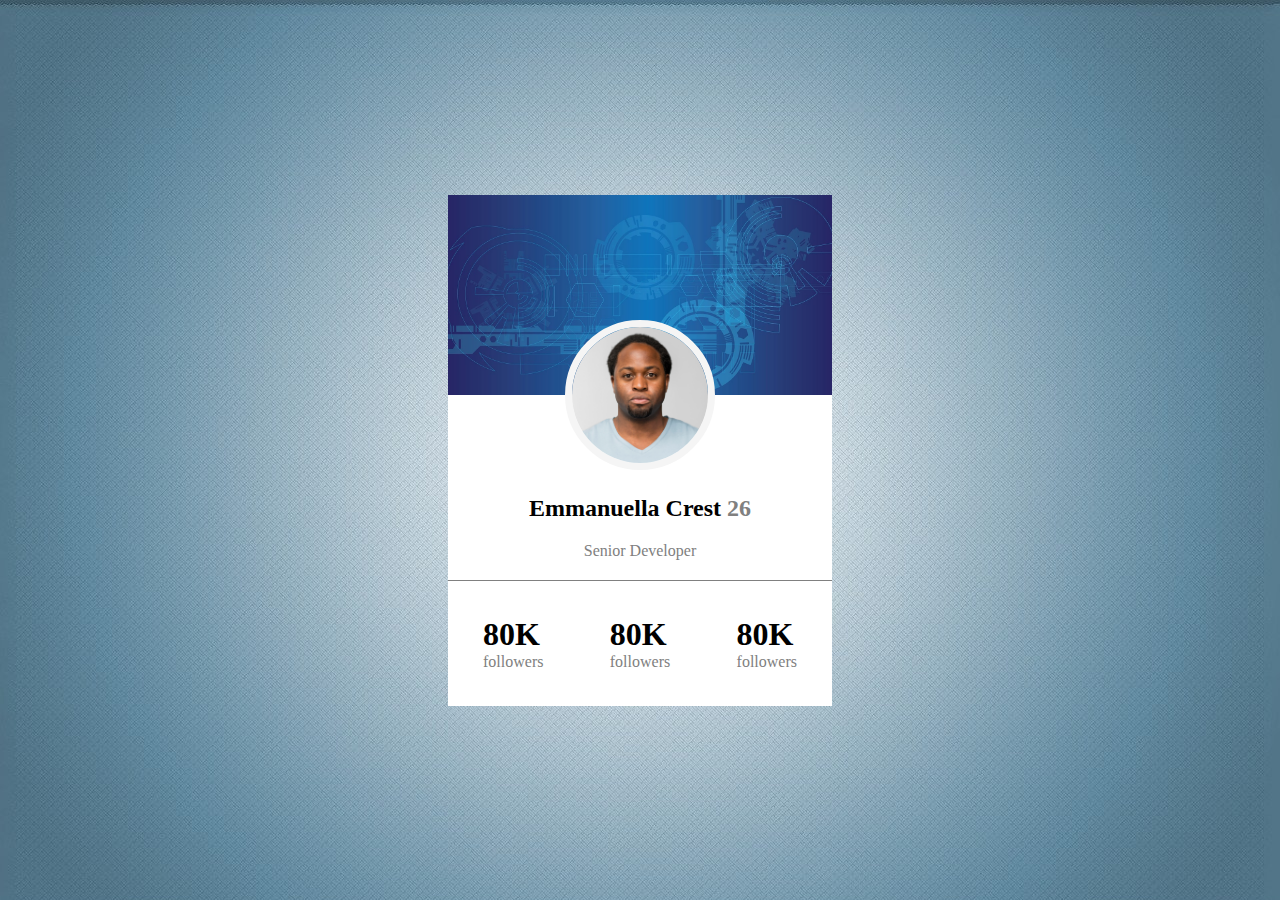
<file: assignment1/index.html>
<!DOCTYPE html>
<html lang="en">
<head>
    <meta charset="UTF-8">
    <meta name="viewport" content="width=device-width, initial-scale=1.0">
    <title>Document</title>
    <link rel="stylesheet" href="style.css">
</head>
<body>

    <div class="card_container">

        <div class="card_contain">

            <div class="img">
                <img src="./assign1.jpg" alt="card-img">
            </div>

            <div class="description">
               
                <div class="img1">
                    <img src="./face1.jpg" alt="face">
                </div>
                <h2>Emmanuella Crest <span>26</span></h2>
                <span class="position">Senior Developer</span>

                <div class="numbers">

                    <div class="numb">
                        <h1>80K</h1>
                        <span class="small">
                            followers
                        </span>
                    </div>

                    <div class="numb">
                        <h1>80K</h1>
                        <span class="small">
                            followers
                        </span>
                    </div>

                    <div class="numb">
                        <h1>80K</h1>
                        <span class="small">
                            followers
                        </span>
                    </div>

                </div>
            </div>

        </div>
    </div>
    
</body>
</html>
</file>
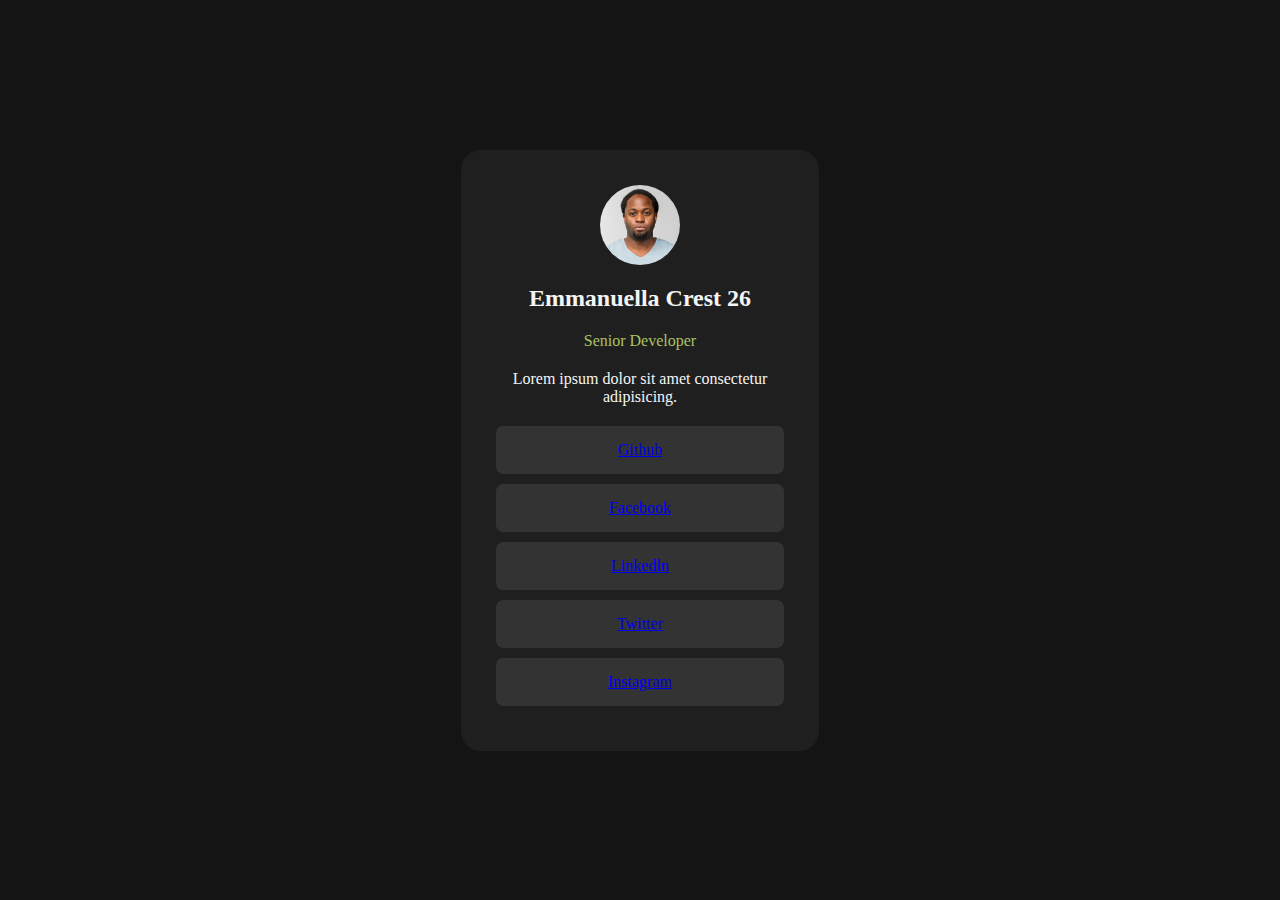
<file: assignment2/index.html>
<!DOCTYPE html>
<html lang="en">
<head>
    <meta charset="UTF-8">
    <meta name="viewport" content="width=device-width, initial-scale=1.0">
    <title>Document</title>
    <link rel="stylesheet" href="style.css">
</head>
<body>

    <div class="card_container">
        
        <div class="card_contain">
            
            <div class="description">
                
                <div class="img1">
                    <img src="./face1.jpg" alt="face">
                </div>
                <h2>Emmanuella Crest <span>26</span></h2>
                <span class="position">Senior Developer</span>
                <p>Lorem ipsum dolor sit amet consectetur adipisicing.</p>

                <div class="social_medias">
                    
                    <div class="social"><a href="https://github.com/Emmanuella56">Github</a>
                    </div>

                    <div class="social"><a href="https://www.facebook.com/chinazor.uduji">Facebook</a>
                       
                    </div>

                    <div class="social"><a href="http://www.linkedin.com/in/emmanuella">Linkedln</a>
                       
                    </div>
                    <div class="social"><a href="https://x.com/Emmanuella1874">Twitter</a>
                       
                    </div>
                    <div class="social"><a href="https://www.Instagram.com/ellacuti_56?utm_source=qr&igsh=MW5qMjVwODlwdm1ubw==">Instagram</a>
                       
                       
                    </div>
               
                </div>
           
            </div>

        </div>
   
    </div>
    
</body>
</html>
</file>
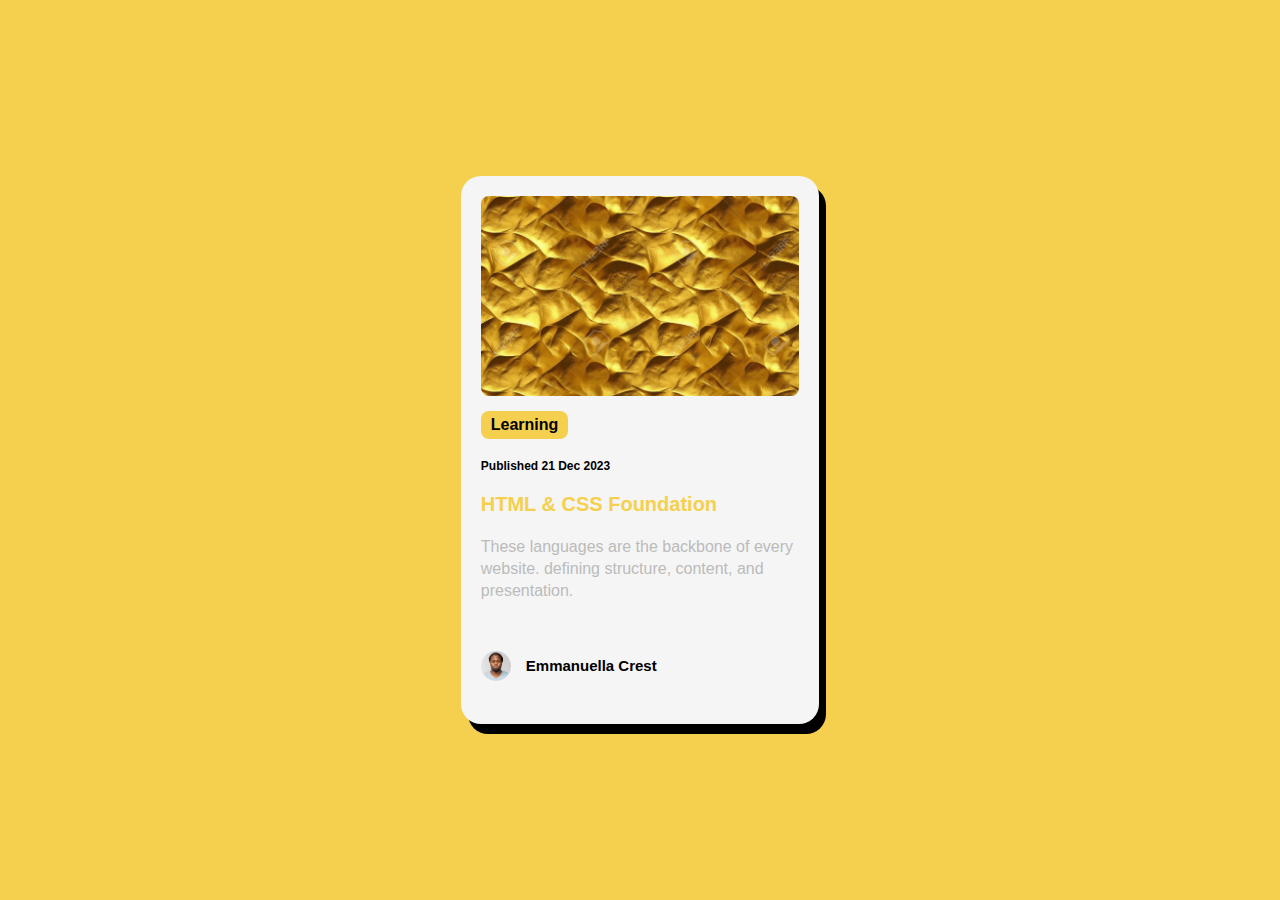
<file: assignment3/index.html>
<!DOCTYPE html>
<html lang="en">

<head>
    <meta charset="UTF-8">
    <meta name="viewport" content="width=device-width, initial-scale=1.0">
    <title>Document</title>
    <link rel="stylesheet" href="style.css">
</head>

<body>

    <div class="card_container">

        <div class="card_contain">

            <div class="img1">
                <img src="./goldenyellow.jpg" alt="gold">
            </div>

            <div class="description">

                <h4 class="color" style = "border-radius: 8px;">Learning</h4>

                <p style="padding: 20px 0; font-size: 12px;"><b>Published 21 Dec 2023</b></p>

                <h1>HTML & CSS Foundation</h1>

                <p class="para">These languages are the backbone of every website. defining structure, content, and
                    presentation.
                </p>

                <div class="inline-flex">

                    <div class="img2">
                        <img src="./face1.jpg" alt="face1">
                    </div>

                    <h2>Emmanuella Crest</h2>

                </div>
            </div>

        </div>
    </div>

</body>

</html>
</file>
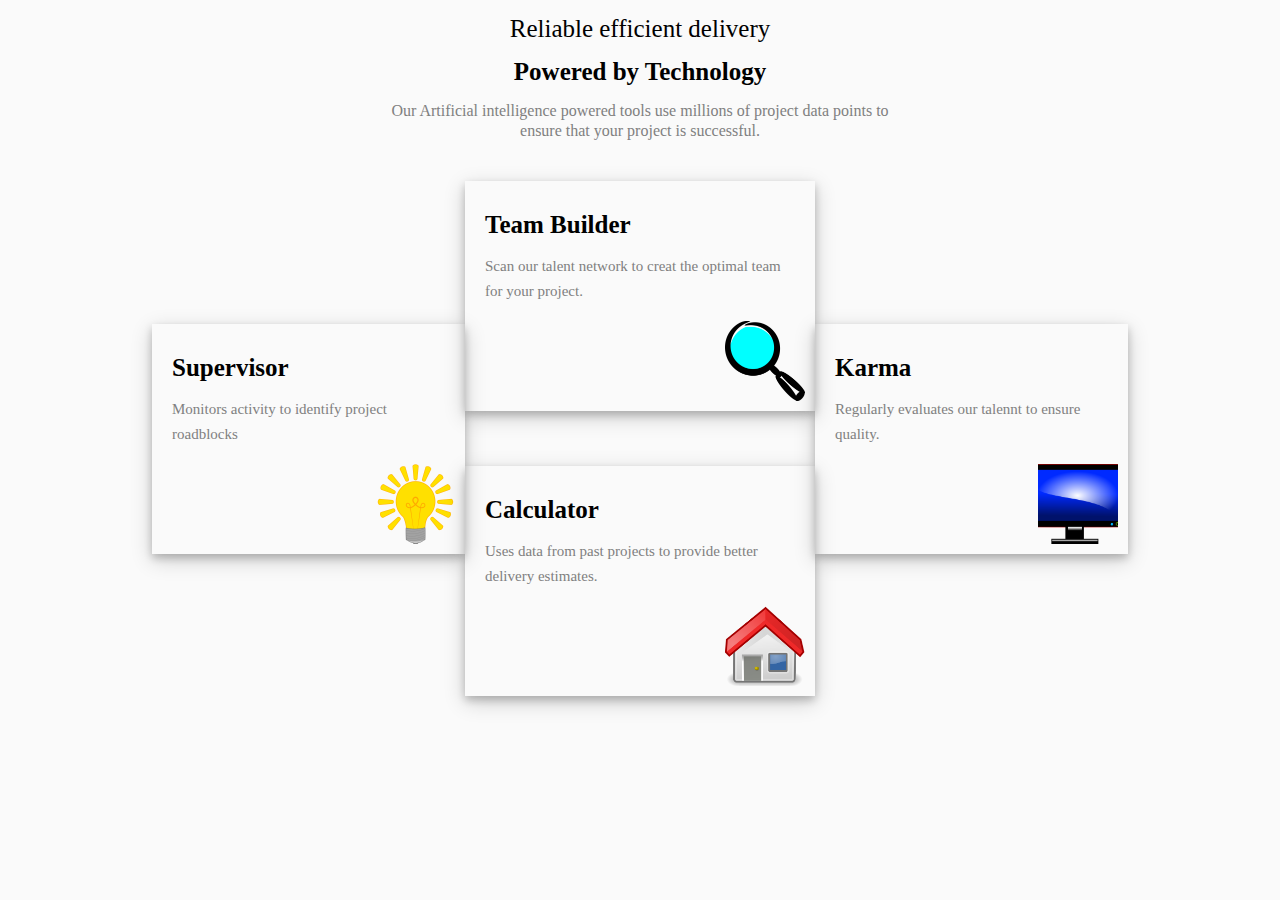
<file: assignment4/index.html>
<!DOCTYPE html>
<html lang="en">

<head>
    <meta charset="UTF-8">
    <meta name="viewport" content="width=device-width, initial-scale=1.0">
    <title>Document</title>
    <link rel="stylesheet" href="./style.css">
</head>

<body>
    <div class="container">

        <div class="contain">

            <h5>Reliable efficient delivery</h5>

            <h2>Powered by Technology</h2>

            <p>Our Artificial intelligence powered tools use millions of project data points to ensure that your project
                is successful.
            </p>

            <div class="flex-container">

                <div class="card">

                    <div class="img_abs">
                        <img src="./bulb.png" alt="bulb">
                    </div>

                    <h2>Supervisor</h2>

                    <p>Monitors activity to identify project roadblocks</p>
                    
                </div>

                <div class="flex-row">

                    <div class="card">
                        <div class="img_abs">
                            <img style="transform: rotate(360deg)" src="./search.png" alt="bulb">
                        </div>
                        <h2>Team Builder</h2>
                        <p>Scan our talent network to creat the optimal team for your project.</p>
                    </div>
                    <div class="card">
                        <div class="img_abs">
                            <img src="./house.png" alt="bulb">
                        </div>
                        <h2>Calculator</h2>
                        <p>Uses data from past projects to provide better delivery estimates.</p>
                    </div>
                </div>
                <div class="card">
                    <div class="img_abs">
                        <img src="./television.png" alt="bulb">
                    </div>
                    <h2>Karma</h2>
                    <p>Regularly evaluates our talennt to ensure quality.</p>
                </div>
            </div>

        </div>
    </div>
</body>

</html>
</file>
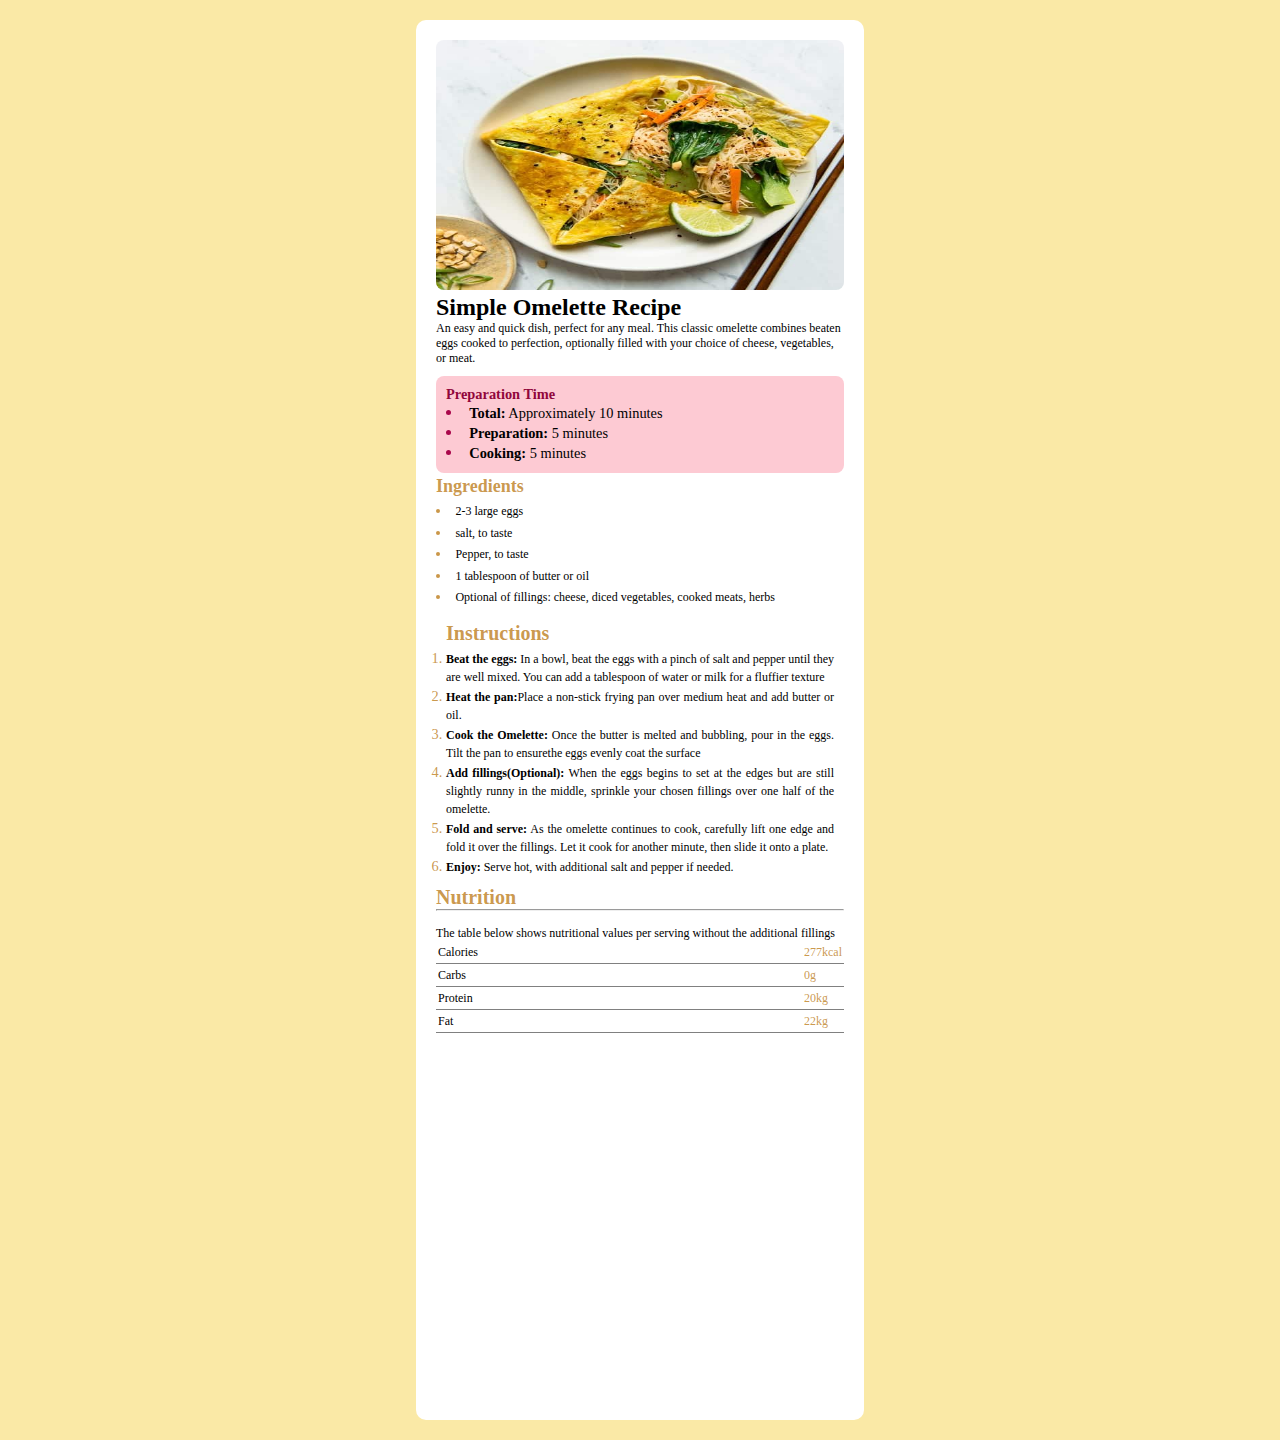
<file: assignment5/index.html>
<!DOCTYPE html>
<html lang="en">

<head>
    <meta charset="UTF-8">
    <meta name="viewport" content="width=device-width, initial-scale=1.0">
    <title>Document</title>
    <link rel="stylesheet" href="./style.css">
</head>

<body>

    <div class="container">

        <div class="contain">
            <img src="./fryegg.jpeg" alt="Snacks">

            <div>

                <h1>Simple Omelette Recipe</h1>
                <p>An easy and quick dish, perfect for any meal. This classic omelette combines beaten eggs cooked to
                    perfection, optionally filled with your choice of cheese, vegetables, or meat.</p>
                    
            </div>

            <div class="contain2">

                <p style="color: rgb(145, 6, 59);"><b>Preparation Time</b></p>

                <ul>
                    <li style="color: black;"><b>Total:</b> Approximately 10 minutes</li>
                    <li style="color: black;"><b>Preparation:</b> 5 minutes</li>
                    <li style="color: black;"><b>Cooking:</b> 5 minutes</li>
                </ul>
            </div>

            <div class="contain3">
                <h2 style="color: rgba(184, 115, 11, 0.747)">Ingredients</h2>
                <ul>
                    <li>2-3 large eggs</li>
                    <li>salt, to taste</li>
                    <li>Pepper, to taste</li>
                    <li>1 tablespoon of butter or oil</li>
                    <li>Optional of fillings: cheese, diced vegetables, cooked meats, herbs</li>
                </ul>
            </div>

            <div class="contain4">
                <h3 style="color: rgba(184, 115, 11, 0.747); font-size: 20px;">Instructions</h3>
                <ol>
                    <li><b>Beat the eggs:</b> In a bowl, beat the eggs with a pinch of salt and pepper until they are
                        well mixed. You can add a tablespoon of water or milk for a fluffier texture</li>
                    <li><b>Heat the pan:</b>Place a non-stick frying pan over medium heat and add butter or oil. </li>
                    <li><b>Cook the Omelette:</b> Once the butter is melted and bubbling, pour in the eggs. Tilt the pan
                        to ensurethe eggs evenly coat the surface</li>
                    <li><b>Add fillings(Optional):</b> When the eggs begins to set at the edges but are still slightly
                        runny in the middle, sprinkle your chosen fillings over one half of the omelette.</li>
                    <li><b>Fold and serve:</b> As the omelette continues to cook, carefully lift one edge and fold it
                        over the fillings. Let it cook for another minute, then slide it onto a plate.</li>
                    <li><b>Enjoy:</b> Serve hot, with additional salt and pepper if needed.</li>
                </ol>
            </div>

            <div>
                <h3 style="color: rgba(184, 115, 11, 0.747); font-size: 20px;">Nutrition</h3>
                <hr><br>
                <p>The table below shows nutritional values per serving without the additional fillings</p>
            
                <table>
                    <tr>
                        <td>Calories</td>
                        <td style="color: rgba(184, 115, 11, 0.747)">277kcal</td>
                    </tr>

                    <tr>
                        <td>Carbs</td>
                        <td style="color: rgba(184, 115, 11, 0.747)">0g</td>
                    </tr>

                    <tr>
                        <td>Protein</td>
                        <td style="color: rgba(184, 115, 11, 0.747)">20kg</td>
                    </tr>

                    <tr>
                        <td>Fat</td>
                        <td style="color: rgba(184, 115, 11, 0.747)">22kg</td>
                    </tr>
                </table>
            </div>




        </div>
    </div>
</body>

</html>
</file>
<file: assignment1/style.css>
*{
    box-sizing: border-box;
    margin: 0;
    padding: 0;
}


.card_container{
    width: 100vw;
    height: 100vh;
    display: flex;
    justify-content: center;
    align-items: center;
    background-image: url(./assign11.jpg);
    background-repeat: no-repeat;
    background-size: cover;
    overflow: hidden;
}

.card_container .card_contain{
    width: 30%;
    border-radius: 20px;
}

.img{
    overflow: hidden;
    height: 200px;
}

img{
    width: 100%;
    height: 100%;
    object-fit: cover;
}



.description{
    position: relative;
    padding-top: 80px;
    background: #fff;
}

.description .img1{
    position: absolute;
    top: -75px;
    left: 50%;
    transform: translateX(-50%);
    border-radius: 50%;
    width:150px;
    height:150px;
    overflow: hidden;
    border: 7px solid whitesmoke;
}



.description h2{
    margin: 20px 0;
}

.description h2, .description .position{
    text-align: center;
    display: block;
}

span{
 color: gray;   
}


.numbers{
    display: flex;
    justify-content: space-between;
    align-items: center;
    margin-top: 20px;
    border-top: 0.5px solid gray;
    padding: 15px;
    overflow: hidden;
    position: relative;
}

.numbers .numb{
    padding: 20px;
}
</file>
<file: assignment2/style.css>
*{
    box-sizing: border-box;
    margin: 0;
    padding: 0;
}


.card_container{
    width: 100vw;
    height: 100vh;
    display: flex;
    justify-content: center;
    align-items: center;
    background-color: #141414;
    overflow: hidden;
}

.card_container .card_contain{
    width: 28%;
    border-radius: 20px;
    background-color: #1F1F1F;
    padding: 20px;
}


img{
    width: 100%;
    height: 100%;
    object-fit: cover;
}



.description{
    padding: 15px;

}

.description .img1{
    border-radius: 50%;
    width:80px;
    height:80px;
    margin: auto;
    overflow: hidden;
}



.description h2{
    margin: 20px 0;
    color: whitesmoke;
}

.description p{
    color: whitesmoke;
    margin-bottom: 20px;
}

.description h2, .description .position, .description p{
    text-align: center;
    display: block;
}

.description .position{
    color: #AAC265;
    margin-bottom: 20px;
}

.social-medias{
    padding-top: 20px;
}

.social_medias .social{
    background-color: #333333;
    color: whitesmoke;
    padding: 15px;
    text-align: center;
    margin: 10px 0;
    border-radius: 7px;
}
</file>
<file: assignment3/style.css>
*{
    box-sizing: border-box;
    margin: 0;
    padding: 0;
    font-family: 'Lucida Sans', 'Lucida Sans Regular', 'Lucida Grande', 'Lucida Sans Unicode', Geneva, Verdana, sans-serif;
}


.card_container{
    width: 100vw;
    height: 100vh;
    display: flex;
    justify-content: center;
    align-items: center;
    background-color: #F5D04E;
}

.card_container .card_contain{
    width: 28%;
    border-radius: 20px;
    background-color: whitesmoke;
    padding: 20px;
    box-shadow: 7px 10px black;
}
.img1{
    overflow: hidden;
    height: 200px;
    border-radius: 8px;

}

.description{
    padding: 15px 0;
}

.description .color{
    background: #F5D04E;
    color: #000;
    display: inline-block;
    padding: 5px 10px;
}

.description h1{
    color: #F5D04E;
    font-size: 20px;
    font-weight: bold;
    border-radius: 8px;
}

.para{
    font-size: 16px;
    color: #BBBBBB;
    line-height: 22px;
    padding: 20px 0;
}

img{
    width: 100%;
    height: 100%;
    object-fit: cover;
}

.inline-flex{
    display: inline-flex;
    align-items: center;
    padding-top: 20px;

}

.inline-flex .img2{
    width: 30px;
    height: 30px;
    overflow: hidden;
    border-radius: 50%;

}

.inline-flex img{
    object-fit: cover;
    width: 100%;
    height: 100%;
}

.inline-flex h2{
    font-size: 15px;
    padding: 15px;
}
</file>
<file: assignment4/style.css>
/* box-shadow: box-shadow: 0 4px 8px 0 rgba(0, 0, 0, 0.2), 0 6px 20px 0 rgba(0, 0, 0, 0.19); */

*{
    box-sizing: border-box;
    margin: 0;
    padding: 0;
}

.container{
    padding: 15px 30px;
    background-color: #FAFAFA;
    width: 100vw;
    height: 100vh;
    overflow: hidden;

}

.contain{
    text-align: center;
}

.contain h5{
    font-size: 25px;
    font-weight: lighter;
}

.contain h2{
    font-size: 25px;
    font-weight: bolder;
    padding: 15px 0;
}

.contain p{
    font-size: 16px;
    font-weight: light;
    color: gray;
    width: 500px;
    margin: auto;
    line-height: 20px;
}

.flex-container{
    display: flex;
    align-items: center;
    justify-content: space-between;
    width: 80%;
    margin: auto;
    
}

.flex-container .card{
    margin-top: 40px;
    position: relative;
    height: 230px;
    width: 350px;
    text-align: left;
    padding: 15px 20px;
    box-shadow: 0 4px 8px 0 rgba(0, 0, 0, 0.2), 0 6px 20px 0 rgba(0, 0, 0, 0.19);

}

.flex-container .card .img_abs{
    position: absolute;
    width: 80px;
    height: 80px;
    right: 10px;
    bottom: 10px;
    overflow: hidden;
}

img{
    object-fit: cover;
    width: 100%;
    height: 100%;
}

.card p{
    font-size: 15px;
    line-height: 25px;
    width: 100%;
}

.flex-row{
    display: flex;
    flex-direction: column;
    gap: 15px;
}
</file>
<file: assignment5/style.css>
*{
    padding: 0;
    margin: 0;
    box-sizing: border-box;
}

.container {
    background-color: rgb(250, 233, 166);
    justify-content: center;
    display: flex;
    width: 100vw;
    height: 160vh;
}


.contain {
    background: white;
    width: 35%;
    overflow: hidden;
    padding: 20px; 
    margin: 20px;
    border-radius: 10px;
    font-size: 12px;
}

.contain > img{
    border-radius: 8px;
    height:250px;
    width:100%;
    background-image: cover;
}


.contain2 {
    background-color: rgb(253, 202, 211);
    padding: 10px;
    margin-top: 10px;
    border-radius: 8px;
}


.contain2, ul li::marker{
    color:rgb(170, 7, 75);/*set bullet point color to pink*/
    font-size: 1.2em;/*increase bulet point size*/ 
    list-style-position: inside;
}


.contain3{
    font-size:12px;
    Line-height:1.5;
    text-align: justify;
    list-style-position: inside;
}

.contain3 > ul li::marker{
    color:rgb(184, 115, 11, 0.747);
    font-size: 1.2em;
}



.contain4{
    padding: 10px;
    font-size:12px;
    line-height:1.5;
    text-align: justify;
    
}

.contain4 > ol li::marker{
    color:rgb(184, 115, 11, 0.747);
    font-size: 1.2em;
    list-style-position:inside;
    padding:
}



table, td{
    line-height:1.5;
    width: 100%;
    border-bottom: 1px solid grey;
    border-collapse: collapse;
    padding: 2px;      
}
</file>
